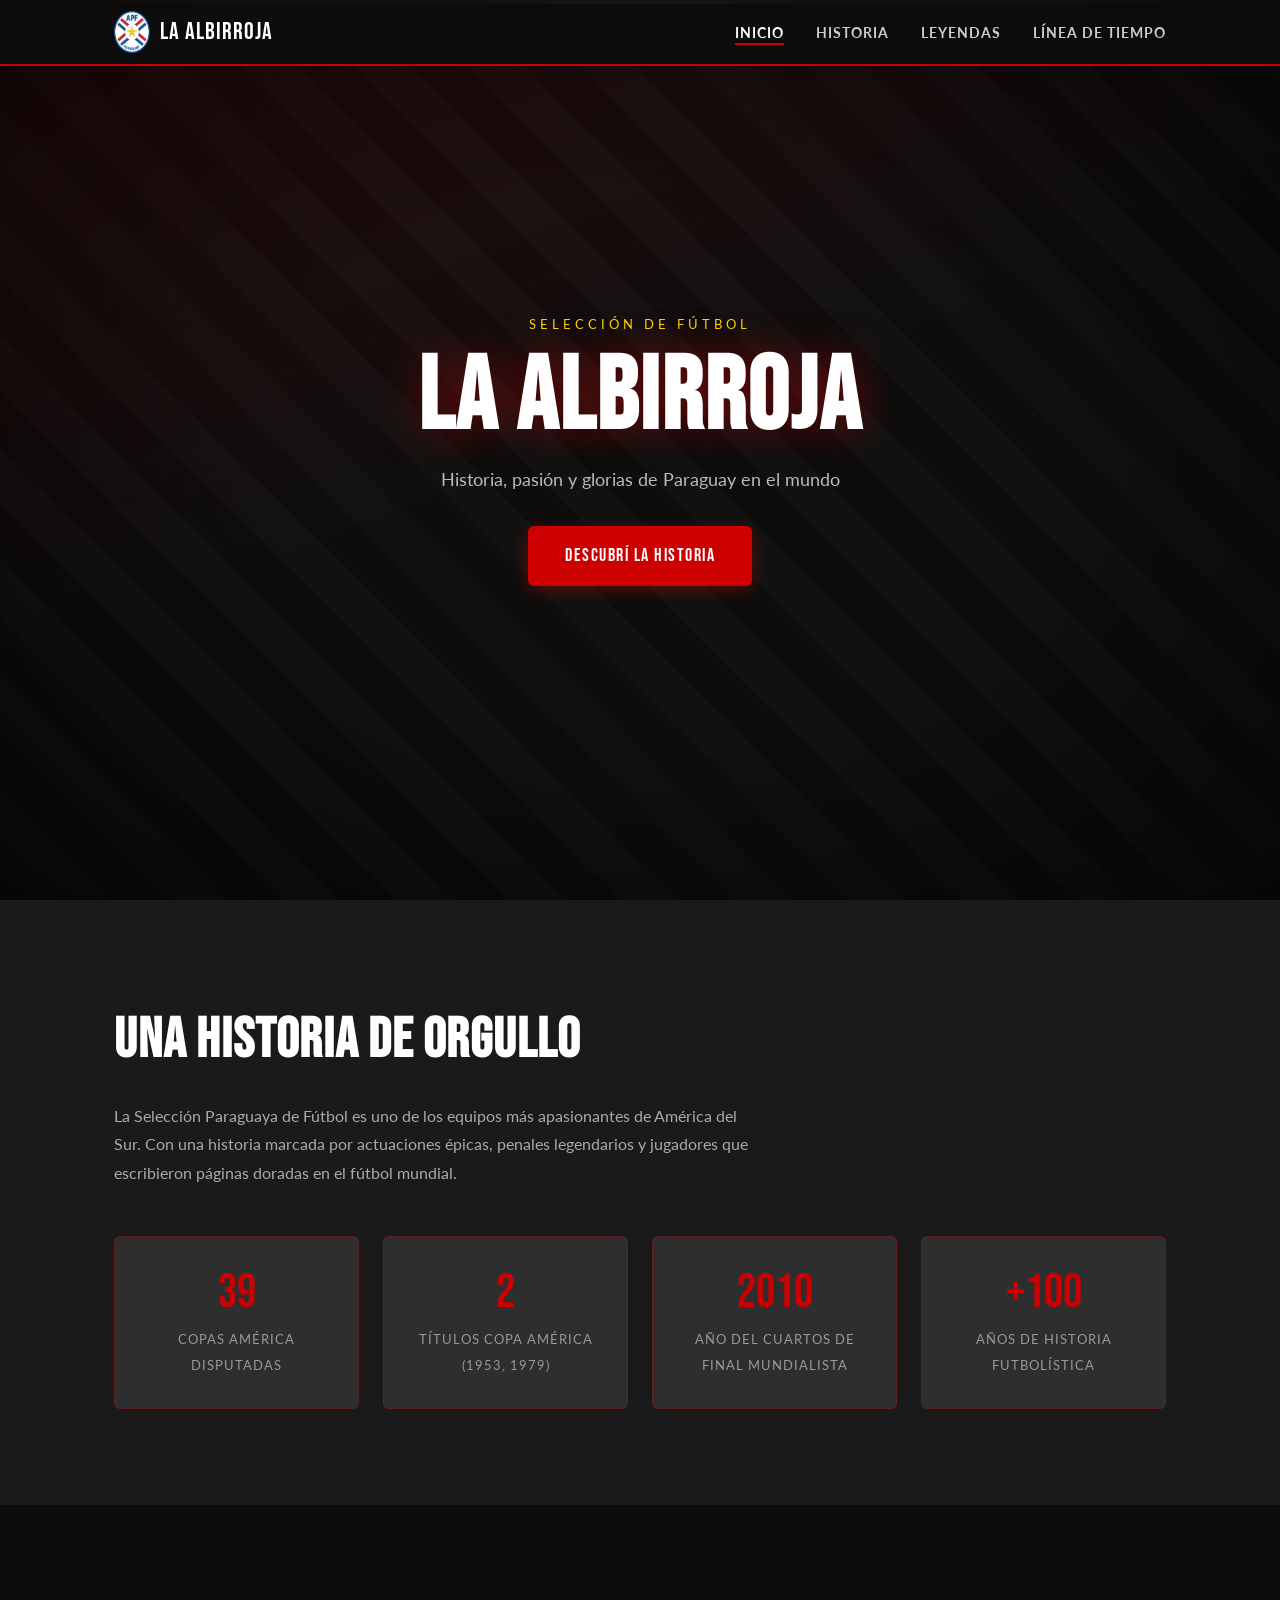
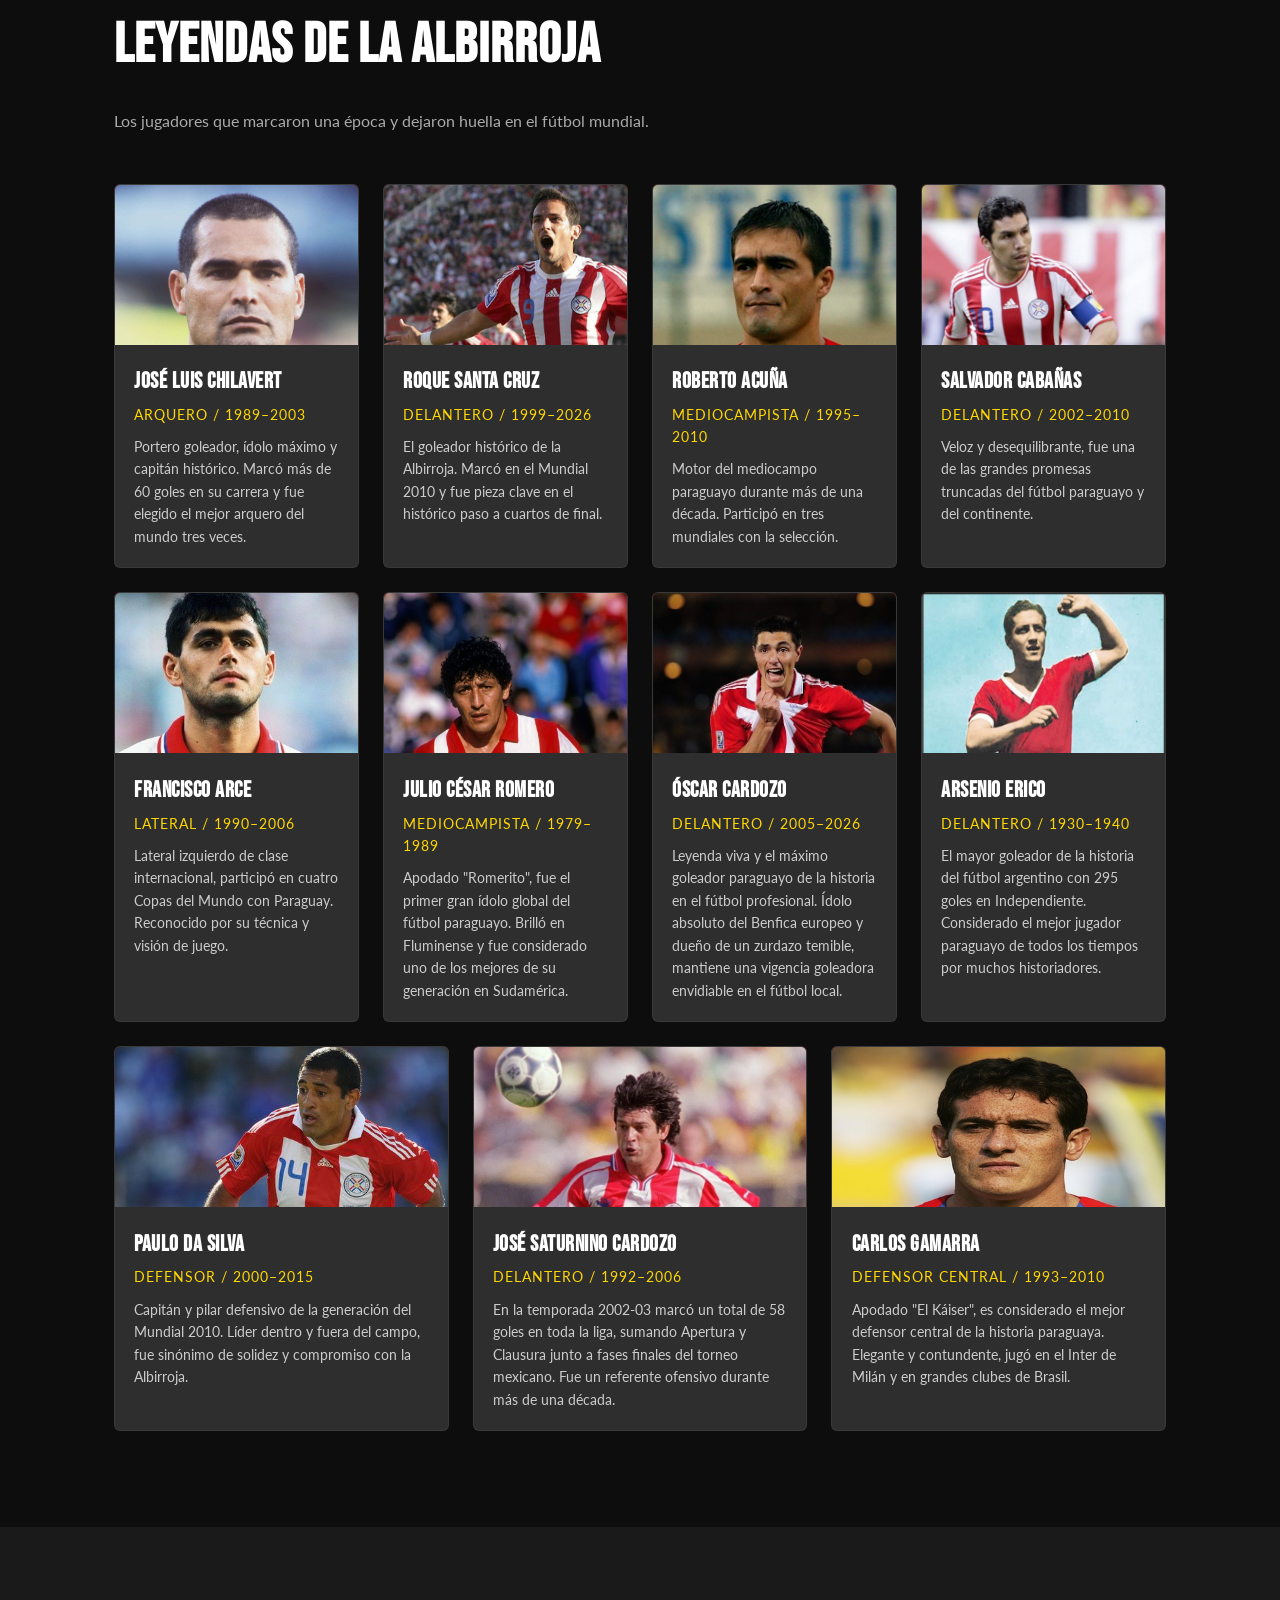
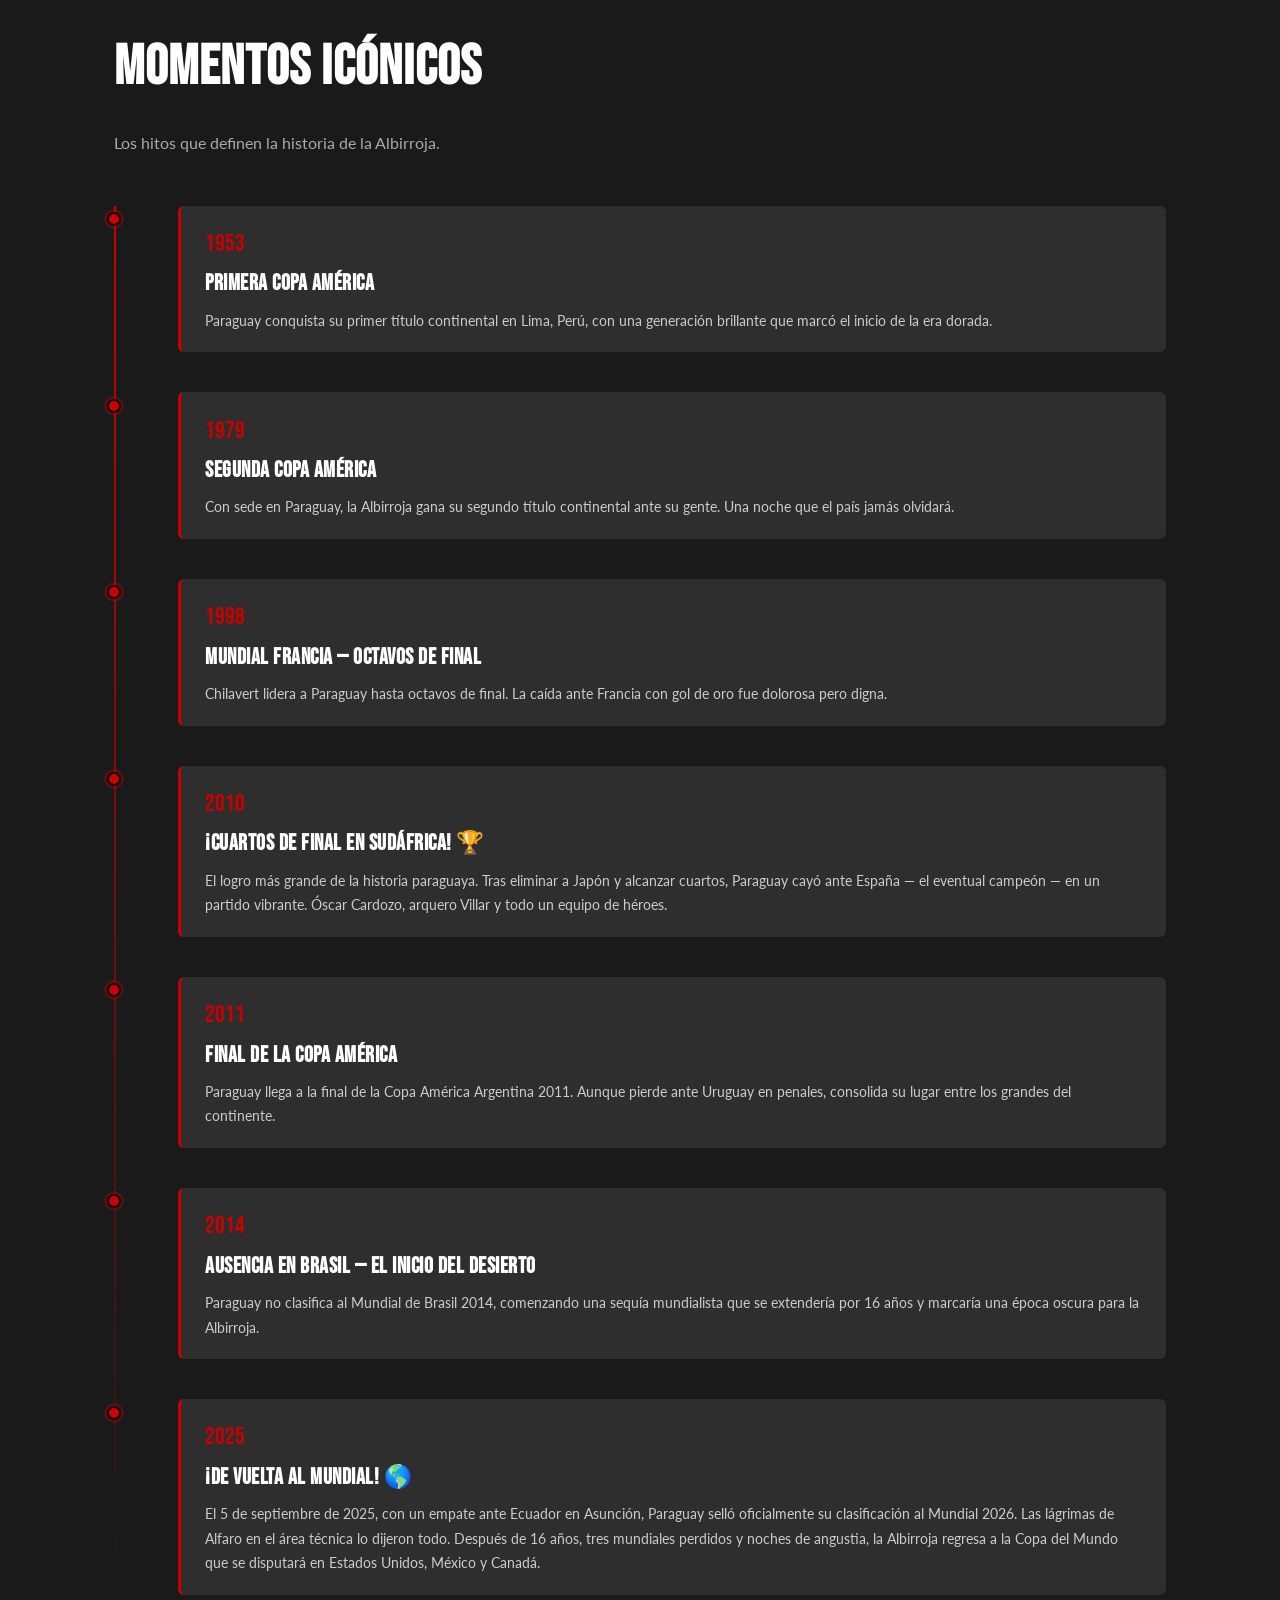
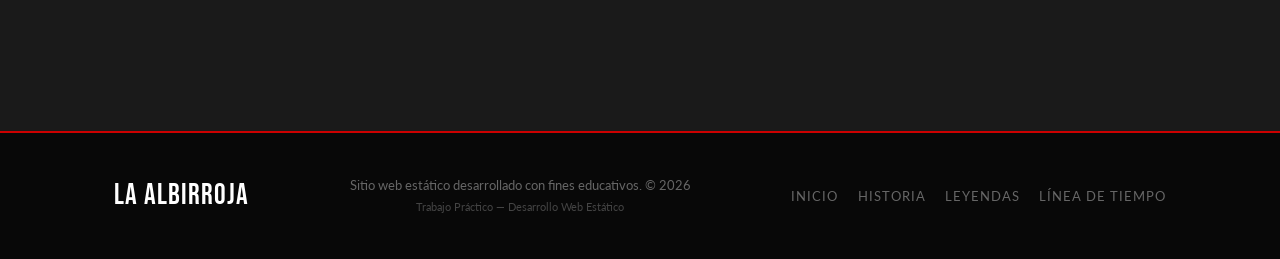
<file: index.html>
<!DOCTYPE html>
<html lang="es">
<head>
  <!-- Metadatos esenciales SEO -->
  <meta charset="UTF-8">
  <meta name="viewport" content="width=device-width, initial-scale=1.0">
  <meta name="description" content="La Albirroja — Historia y Glorias de la Selección de Fútbol de Paraguay. Conocé los momentos icónicos, leyendas y la línea de tiempo histórica.">
  <title>La Albirroja | Historia y Glorias de Paraguay</title>

  <!-- Google Fonts -->
  <link rel="preconnect" href="https://fonts.googleapis.com">
  <link rel="preconnect" href="https://fonts.gstatic.com" crossorigin>
  <link href="https://fonts.googleapis.com/css2?family=Bebas+Neue&family=Lato:wght@300;400;700&display=swap" rel="stylesheet">

  <!-- Hoja de estilos externa -->
  <link rel="stylesheet" href="css/styles.css">
</head>
<body>

  <!-- HEADER / NAV -->
  <header class="site-header">
    <div class="header-inner">
      <div class="logo">
        <img src="assets/images/Escudo_APF_actual.png" alt="Escudo oficial de la Selección Paraguaya de Fútbol" class="escudo-svg">
        <span class="logo-text">La Albirroja</span>
      </div>

      <!-- Navegación principal -->
      <nav class="main-nav" aria-label="Menú principal">
        <ul>
          <li><a href="#inicio">Inicio</a></li>
          <li><a href="#historia">Historia</a></li>
          <li><a href="#leyendas">Leyendas</a></li>
          <li><a href="#timeline">Línea de Tiempo</a></li>
        </ul>
      </nav>

      <!-- Botón hamburguesa para mobile -->
      <button class="nav-toggle" aria-label="Abrir menú" aria-expanded="false">&#9776;</button>
    </div>
  </header>

  <!-- ========== MAIN ========== -->
  <main>

    <!-- HERO SECTION -->
    <section id="inicio" class="hero" aria-label="Sección de bienvenida">
      <div class="hero-overlay"></div>
      <div class="hero-content">
        <p class="hero-eyebrow">Selección de Fútbol</p>
        <h1>La Albirroja</h1>
        <p class="hero-sub">Historia, pasión y glorias de Paraguay en el mundo</p>
        <a href="#historia" class="btn-primary">Descubrí la historia</a>
      </div>
    </section>

    <!-- HISTORIA SECTION -->
    <section id="historia" class="seccion-historia" aria-labelledby="titulo-historia">
      <div class="container">
        <h2 id="titulo-historia">Una historia de orgullo</h2>
        <p class="seccion-intro">
          La Selección Paraguaya de Fútbol es uno de los equipos más apasionantes de América del Sur.
          Con una historia marcada por actuaciones épicas, penales legendarios y jugadores que escribieron páginas doradas en el fútbol mundial.
        </p>

       <!-- Tarjetas de datos -->
        <div class="stats-grid">
          <div class="stat-card">
            <span class="stat-num">39</span>
            <span class="stat-label">Copas América disputadas</span>
          </div>
          <div class="stat-card">
            <span class="stat-num">2</span>
            <span class="stat-label">Títulos Copa América (1953, 1979)</span>
          </div> 
          <div class="stat-card">
            <span class="stat-num">2010</span>
            <span class="stat-label">Año del cuartos de final mundialista</span>
          </div>
          <div class="stat-card">
            <span class="stat-num">+100</span>
            <span class="stat-label">Años de historia futbolística</span>
          </div>
        </div>
      </div>
    </section>

    <!-- LEYENDAS SECTION -->
    <section id="leyendas" class="seccion-leyendas" aria-labelledby="titulo-leyendas">
      <div class="container">
        <h2 id="titulo-leyendas">Leyendas de la Albirroja</h2>
        <p class="seccion-intro">Los jugadores que marcaron una época y dejaron huella en el fútbol mundial.</p>

        <!-- Tarjetas de jugadores -->
        <div class="leyendas-flex">
        <!-- JOSÉ LUIS CHILAVERT -->
          <article class="jugador-card">
            <div class="jugador-img">
              <img src="assets/images/chilavert.jpg" alt="José Luis Chilavert, arquero histórico de Paraguay">
            </div>
            <div class="jugador-info">
              <h3>José Luis Chilavert</h3>
              <p class="jugador-pos">Arquero / 1989–2003</p>
              <p>Portero goleador, ídolo máximo y capitán histórico. Marcó más de 60 goles en su carrera y fue elegido el mejor arquero del mundo tres veces.</p>
            </div>
          </article>

          <!-- ROQUE SANTA CRUZ -->
          <article class="jugador-card">
            <div class="jugador-img">
              <img src="assets/images/santacruz.jpg" alt="Roque Santa Cruz celebrando un gol con la selección paraguaya">
            </div>
            <div class="jugador-info">
              <h3>Roque Santa Cruz</h3>
              <p class="jugador-pos">Delantero / 1999–2026</p>
              <p>El goleador histórico de la Albirroja. Marcó en el Mundial 2010 y fue pieza clave en el histórico paso a cuartos de final.</p>
            </div>
          </article>

          <!-- ROBERTO ACUÑA -->
          <article class="jugador-card">
            <div class="jugador-img">
              <img src="assets/images/Toro_acuna.jpg" alt="Roberto 'El Toro' Acuña disputando el balón en el mediocampo">
            </div>
            <div class="jugador-info">
              <h3>Roberto Acuña</h3>
              <p class="jugador-pos">Mediocampista / 1995–2010</p>
              <p>Motor del mediocampo paraguayo durante más de una década. Participó en tres mundiales con la selección.</p>
            </div>
          </article>

          <!-- SALVADOR CABAÑAS -->
          <article class="jugador-card">
            <div class="jugador-img">
              <img src="assets/images/salvador-cabanas.jpg" alt="Salvador Cabañas con la camiseta de la Albirroja">
            </div>
            <div class="jugador-info">
              <h3>Salvador Cabañas</h3>
              <p class="jugador-pos">Delantero / 2002–2010</p>
              <p>Veloz y desequilibrante, fue una de las grandes promesas truncadas del fútbol paraguayo y del continente.</p>
            </div>
          </article>

  <article class="jugador-card">
    <div class="jugador-img" role="img" aria-label="Ilustración de Francisco Arce">
       <img src="assets/images/francisco-arce.jpg" alt="Salvador Cabañas con la camiseta de la Albirroja">
    </div>
    <div class="jugador-info">
      <h3>Francisco Arce</h3>
      <p class="jugador-pos">Lateral / 1990–2006</p>
      <p>Lateral izquierdo de clase internacional, participó en cuatro Copas del Mundo con Paraguay. Reconocido por su técnica y visión de juego.</p>
    </div>
  </article>

  <article class="jugador-card">
    <div class="jugador-img" role="img" aria-label="Ilustración de Julio César Romero">
     <img src="assets/images/cesar-romero.png" alt="Salvador Cabañas con la camiseta de la Albirroja">
    </div>
    <div class="jugador-info">
      <h3>Julio César Romero</h3>
      <p class="jugador-pos">Mediocampista / 1979–1989</p>
      <p>Apodado "Romerito", fue el primer gran ídolo global del fútbol paraguayo. Brilló en Fluminense y fue considerado uno de los mejores de su generación en Sudamérica.</p>
    </div>
  </article>

  <article class="jugador-card">
    <div class="jugador-img" role="img" aria-label="Ilustración de Óscar Cardozo">
       <img src="assets/images/Tacuara.jpg" alt="Salvador Cabañas con la camiseta de la Albirroja">
    </div>
    <div class="jugador-info">
      <h3>Óscar Cardozo</h3>
      <p class="jugador-pos">Delantero / 2005–2026</p>
     <p>Leyenda viva y el máximo goleador paraguayo de la historia en el fútbol profesional. Ídolo absoluto del Benfica europeo y dueño de un zurdazo temible, mantiene una vigencia goleadora envidiable en el fútbol local.</p>
    </div>
  </article>

  <article class="jugador-card">
    <div class="jugador-img" role="img" aria-label="Ilustración de Arsenio Erico">
      <img src="assets/images/arsenio-erico.jpg" alt="Salvador Cabañas con la camiseta de la Albirroja">
    </div>
    <div class="jugador-info">
      <h3>Arsenio Erico</h3>
      <p class="jugador-pos">Delantero / 1930–1940</p>
      <p>El mayor goleador de la historia del fútbol argentino con 295 goles en Independiente. Considerado el mejor jugador paraguayo de todos los tiempos por muchos historiadores.</p>
    </div>
  </article>

  <article class="jugador-card">
    <div class="jugador-img" role="img" aria-label="Ilustración de Paulo Da Silva">
       <img src="assets/images/paulo-da-silva.jpeg" alt="Salvador Cabañas con la camiseta de la Albirroja">
    </div>
    <div class="jugador-info">
      <h3>Paulo Da Silva</h3>
      <p class="jugador-pos">Defensor / 2000–2015</p>
      <p>Capitán y pilar defensivo de la generación del Mundial 2010. Líder dentro y fuera del campo, fue sinónimo de solidez y compromiso con la Albirroja.</p>
    </div>
  </article>

  <article class="jugador-card">
    <div class="jugador-img" role="img" aria-label="Ilustración de José Saturnino Cardozo">
      <img src="assets/images/saturnino.jpg" alt="Salvador Cabañas con la camiseta de la Albirroja">
    </div>
    <div class="jugador-info">
      <h3>José Saturnino Cardozo</h3>
      <p class="jugador-pos">Delantero / 1992–2006</p>
      <p>En la temporada 2002-03 marcó un total de 58 goles en toda la liga, sumando Apertura y Clausura junto a fases finales del torneo mexicano. Fue un referente ofensivo durante más de una década.</p>
    </div>
  </article>

  <article class="jugador-card">
    <div class="jugador-img" role="img" aria-label="Ilustración de Carlos Gamarra">
      <img src="assets/images/Carlos_Gamarra.jpg" alt="Salvador Cabañas con la camiseta de la Albirroja">
    </div>
    <div class="jugador-info">
      <h3>Carlos Gamarra</h3>
      <p class="jugador-pos">Defensor central / 1993–2010</p>
      <p>Apodado "El Káiser", es considerado el mejor defensor central de la historia paraguaya. Elegante y contundente, jugó en el Inter de Milán y en grandes clubes de Brasil.</p>
    </div>
  </article>

</div>
      </div>
    </section>

    <!-- TIMELINE SECTION -->
    <section id="timeline" class="seccion-timeline" aria-labelledby="titulo-timeline">
      <div class="container">
        <h2 id="titulo-timeline">Momentos Icónicos</h2>
        <p class="seccion-intro">Los hitos que definen la historia de la Albirroja.</p>

        <div class="timeline" role="list">

          <div class="tl-item" role="listitem">
            <div class="tl-dot" aria-hidden="true"></div>
            <div class="tl-content">
              <span class="tl-year">1953</span>
              <h3>Primera Copa América</h3>
              <p>Paraguay conquista su primer título continental en Lima, Perú, con una generación brillante que marcó el inicio de la era dorada.</p>
            </div>
          </div>

          <div class="tl-item" role="listitem">
            <div class="tl-dot" aria-hidden="true"></div>
            <div class="tl-content">
              <span class="tl-year">1979</span>
              <h3>Segunda Copa América</h3>
              <p>Con sede en Paraguay, la Albirroja gana su segundo título continental ante su gente. Una noche que el país jamás olvidará.</p>
            </div>
          </div>

          <div class="tl-item" role="listitem">
            <div class="tl-dot" aria-hidden="true"></div>
            <div class="tl-content">
              <span class="tl-year">1998</span>
              <h3>Mundial Francia — Octavos de Final</h3>
              <p>Chilavert lidera a Paraguay hasta octavos de final. La caída ante Francia con gol de oro fue dolorosa pero digna.</p>
            </div>
          </div>

          <div class="tl-item" role="listitem">
            <div class="tl-dot" aria-hidden="true"></div>
            <div class="tl-content">
              <span class="tl-year">2010</span>
              <h3>¡Cuartos de Final en Sudáfrica! 🏆</h3>
              <p>El logro más grande de la historia paraguaya. Tras eliminar a Japón y alcanzar cuartos, Paraguay cayó ante España — el eventual campeón — en un partido vibrante. Óscar Cardozo, arquero Villar y todo un equipo de héroes.</p>
            </div>
          </div>

          <div class="tl-item" role="listitem">
            <div class="tl-dot" aria-hidden="true"></div>
            <div class="tl-content">
              <span class="tl-year">2011</span>
              <h3>Final de la Copa América</h3>
              <p>Paraguay llega a la final de la Copa América Argentina 2011. Aunque pierde ante Uruguay en penales, consolida su lugar entre los grandes del continente.</p>
            </div>
          </div>
          

<div class="tl-item" role="listitem">
  <div class="tl-dot" aria-hidden="true"></div>
  <div class="tl-content">
    <span class="tl-year">2014</span>
    <h3>Ausencia en Brasil — El inicio del desierto</h3>
    <p>Paraguay no clasifica al Mundial de Brasil 2014, comenzando una sequía mundialista que se extendería por 16 años y marcaría una época oscura para la Albirroja.</p>
  </div>
</div>

<div class="tl-item" role="listitem">
  <div class="tl-dot" aria-hidden="true"></div>
  <div class="tl-content">
    <span class="tl-year">2025</span>
    <h3>¡De vuelta al Mundial! 🌎</h3>
    <p>El 5 de septiembre de 2025, con un empate ante Ecuador en Asunción, Paraguay selló oficialmente su clasificación al Mundial 2026. Las lágrimas de Alfaro en el área técnica lo dijeron todo. Después de 16 años, tres mundiales perdidos y noches de angustia, la Albirroja regresa a la Copa del Mundo que se disputará en Estados Unidos, México y Canadá.</p>
  </div>
</div>

        </div>
      </div>
    </section>

  </main>

  <!-- ========== FOOTER ========== -->
  <footer class="site-footer">
    <div class="container footer-inner">
      <p class="footer-logo">La Albirroja</p>
      <p class="footer-copy">
        Sitio web estático desarrollado con fines educativos. &copy; 2026<br>
        <small>Trabajo Práctico — Desarrollo Web Estático</small>
      </p>
      <nav class="footer-nav" aria-label="Navegación de pie de página">
        <a href="#inicio">Inicio</a>
        <a href="#historia">Historia</a>
        <a href="#leyendas">Leyendas</a>
        <a href="#timeline">Línea de Tiempo</a>
      </nav>
    </div>
  </footer>

  <!-- Script externo -->
  <script src="js/main.js"></script>

</body>
</html>
</file>
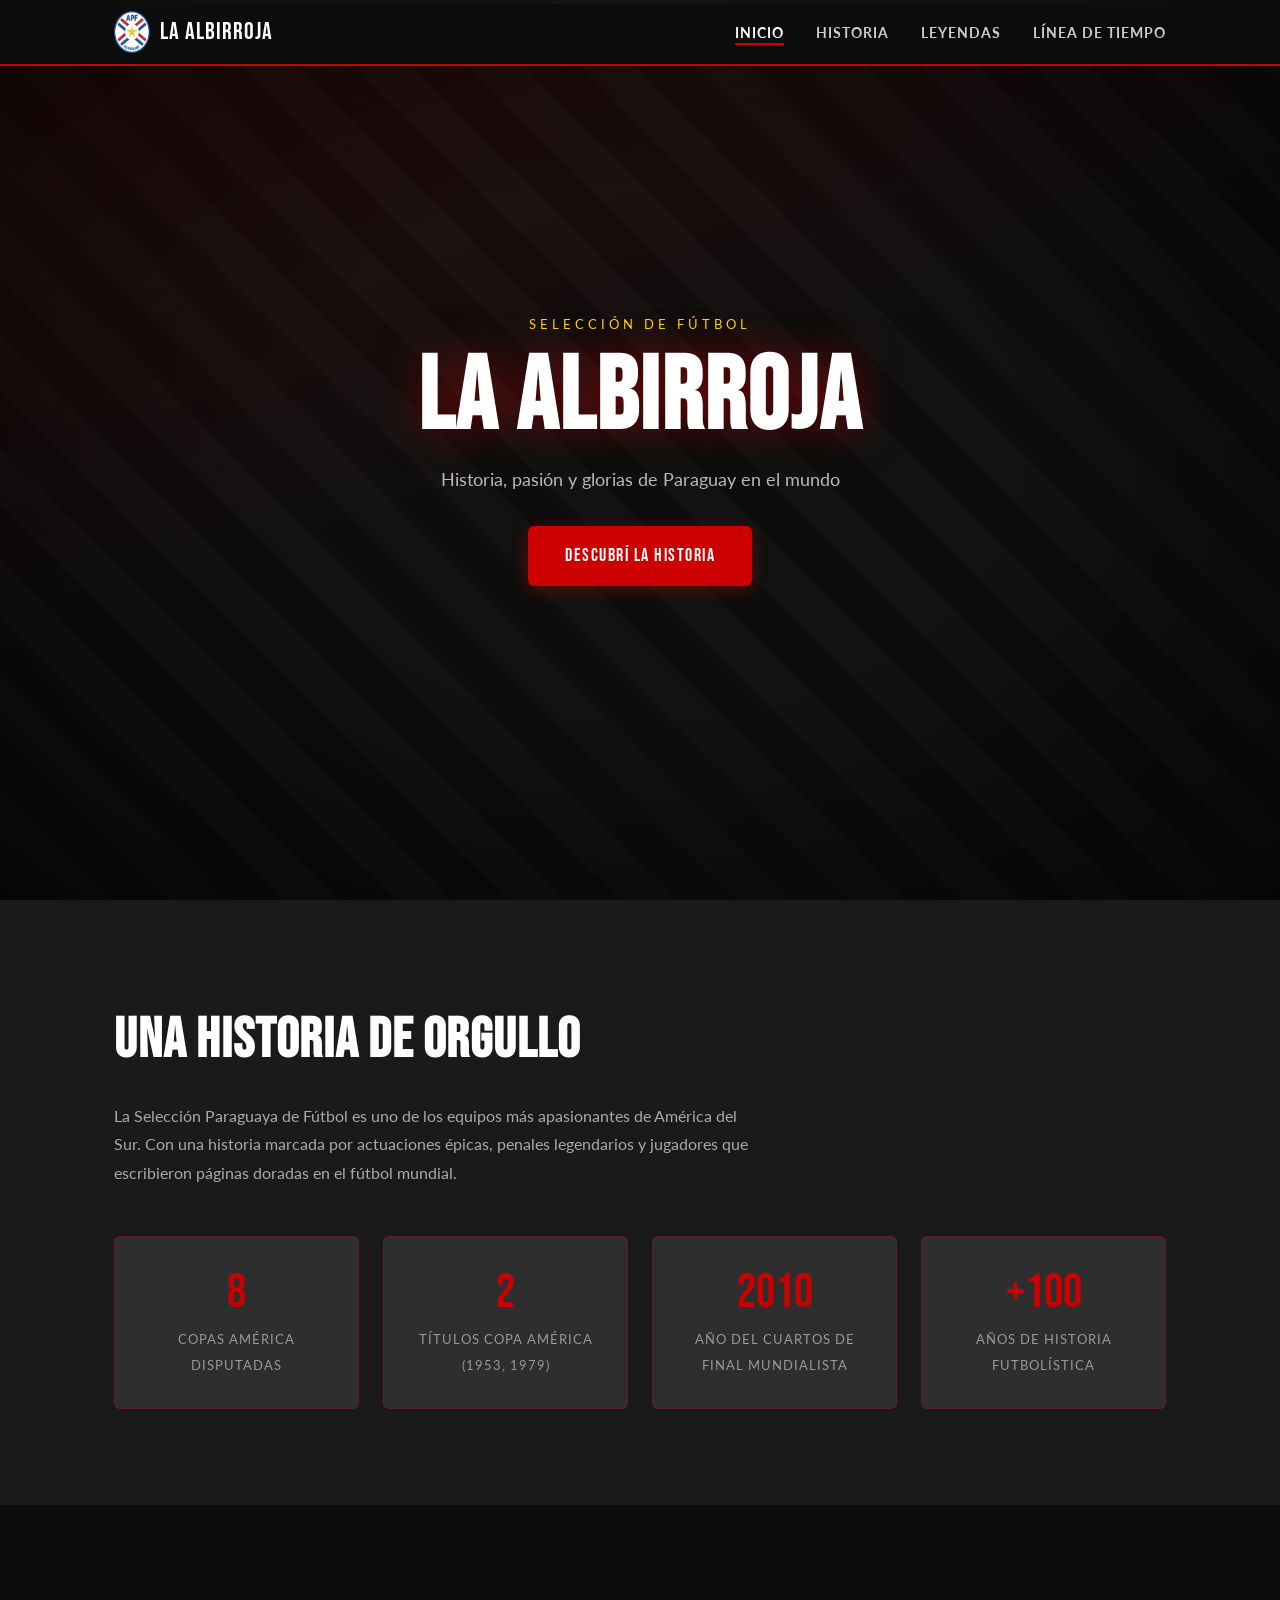
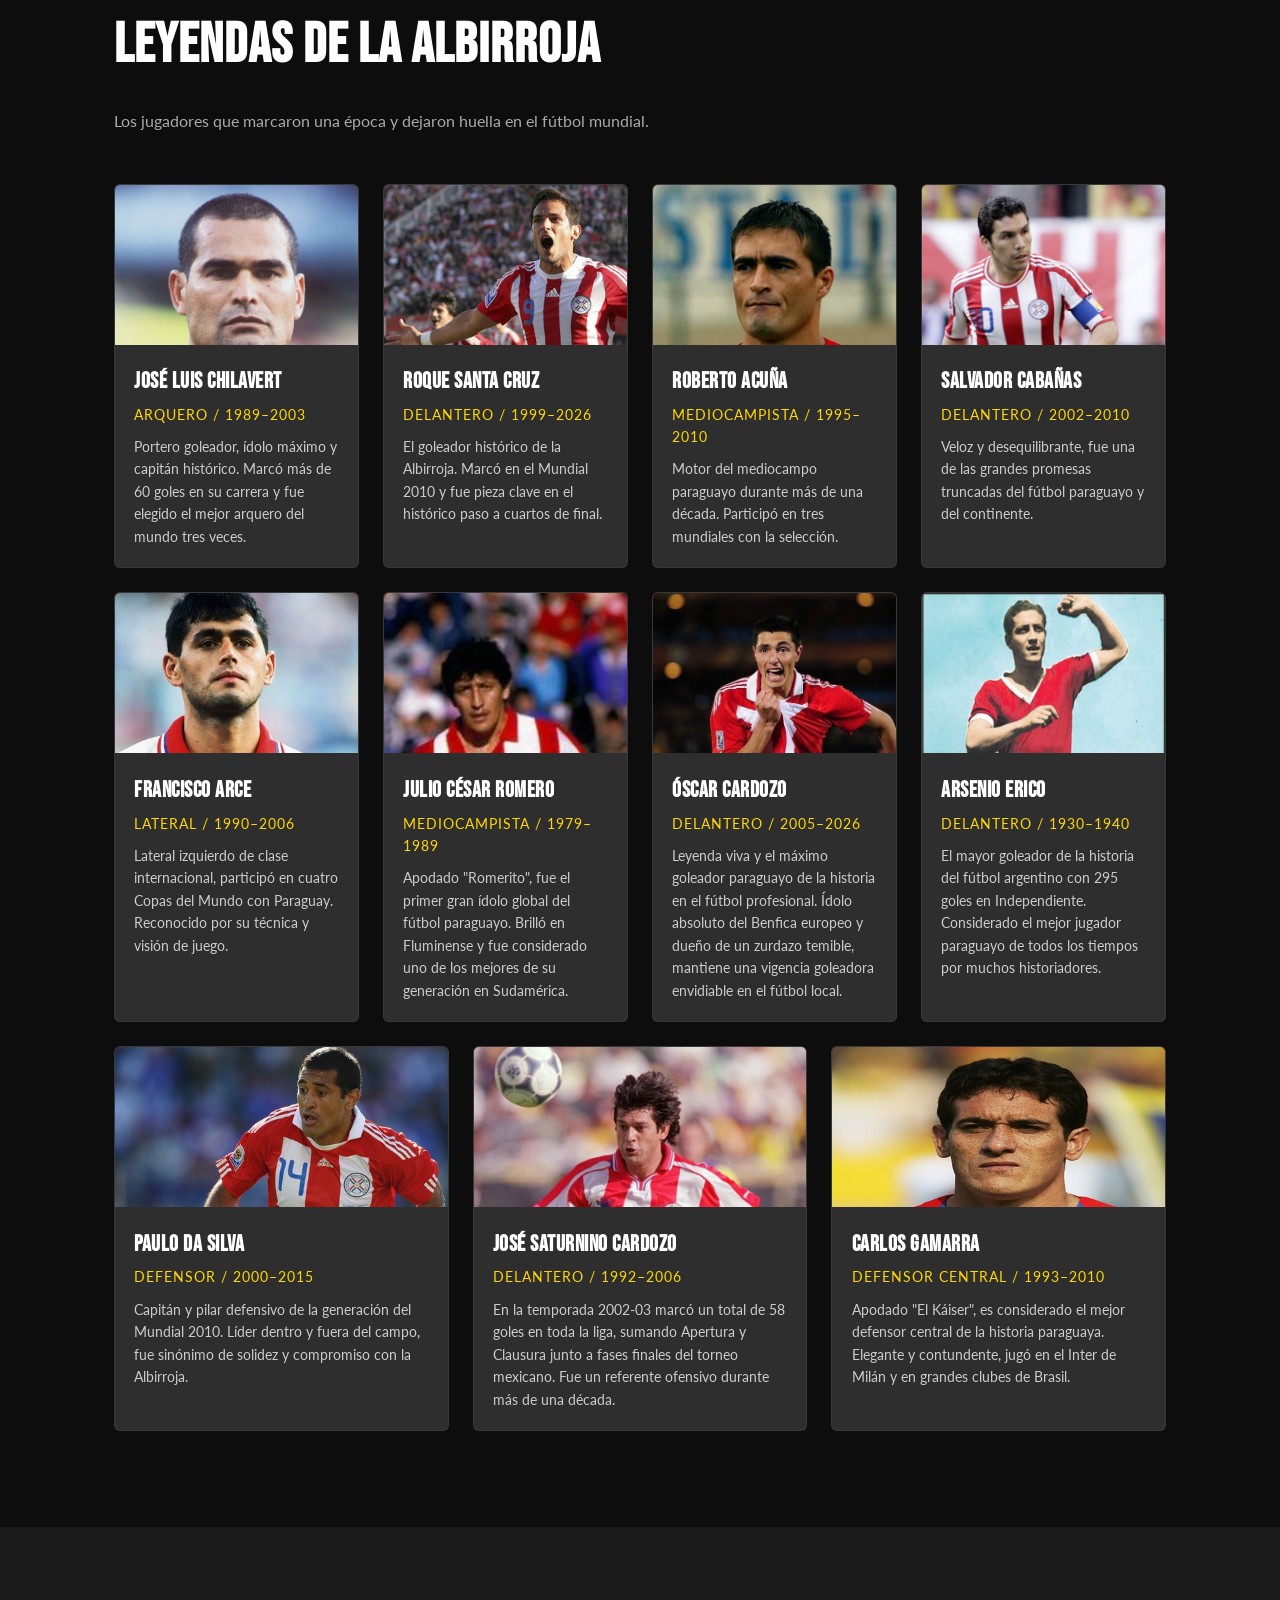
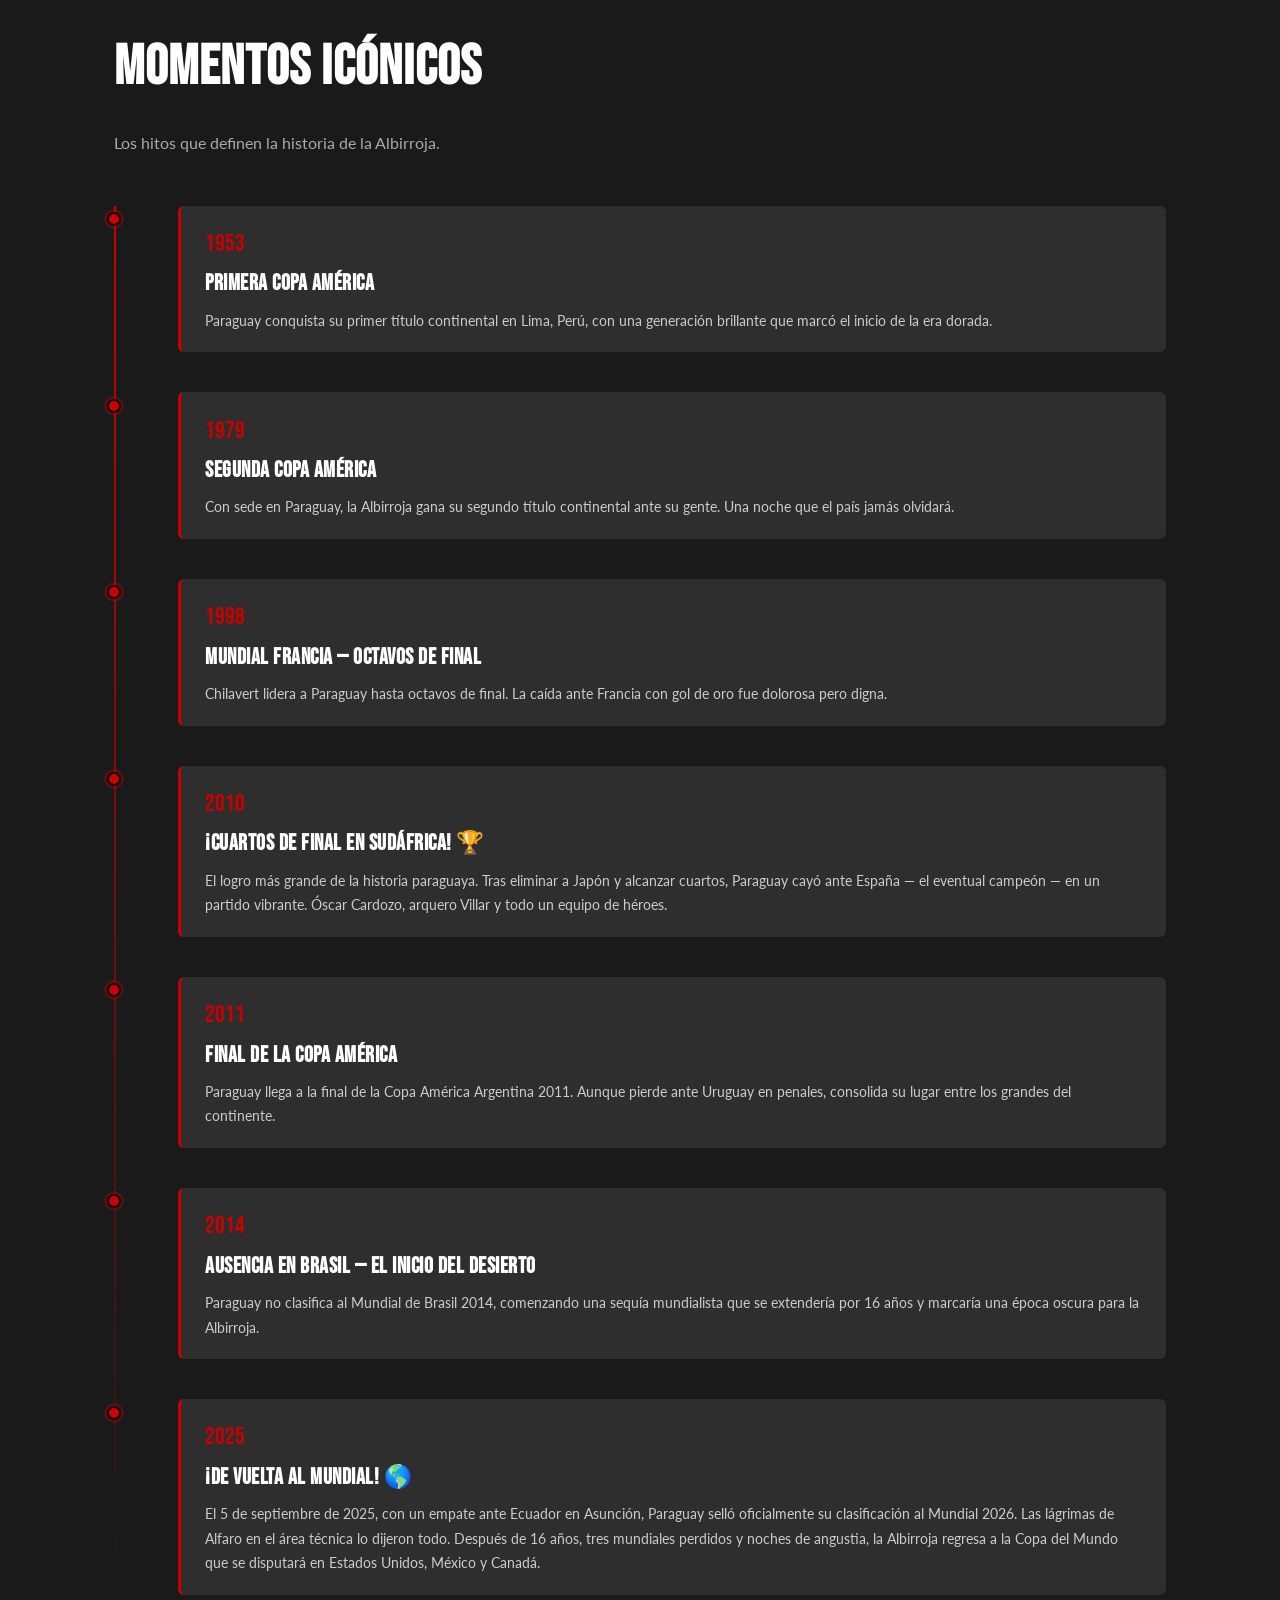
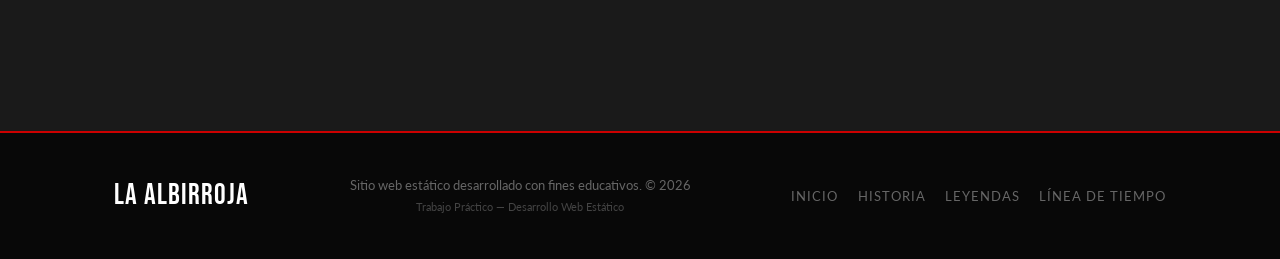
<file: albirroja/index.html>
<!DOCTYPE html>
<html lang="es">
<head>
  <!-- Metadatos esenciales SEO (Indicador 18) -->
  <meta charset="UTF-8" />
  <meta name="viewport" content="width=device-width, initial-scale=1.0" />
  <meta name="description" content="La Albirroja — Historia y Glorias de la Selección de Fútbol de Paraguay. Conocé los momentos icónicos, leyendas y la línea de tiempo histórica." />
  <title>La Albirroja | Historia y Glorias de Paraguay</title>

  <!-- Google Fonts -->
  <link rel="preconnect" href="https://fonts.googleapis.com" />
  <link rel="preconnect" href="https://fonts.gstatic.com" crossorigin />
  <link href="https://fonts.googleapis.com/css2?family=Bebas+Neue&family=Lato:wght@300;400;700&display=swap" rel="stylesheet" />

  <!-- Hoja de estilos externa (Indicador 6) -->
  <link rel="stylesheet" href="css/styles.css" />
</head>
<body>

  <!-- ========== HEADER / NAV (Indicador 1 - semántica) ========== -->
  <header class="site-header">
    <div class="header-inner">
      <div class="logo">
        <img src="assets/images/Escudo_APF_actual.png" alt="Escudo oficial de la Selección Paraguaya de Fútbol" class="escudo-svg" />
        <span class="logo-text">La Albirroja</span>
      </div>

      <!-- Navegación principal (Indicador 3 - enlaces) -->
      <nav class="main-nav" aria-label="Menú principal">
        <ul>
          <li><a href="#inicio">Inicio</a></li>
          <li><a href="#historia">Historia</a></li>
          <li><a href="#leyendas">Leyendas</a></li>
          <li><a href="#timeline">Línea de Tiempo</a></li>
        </ul>
      </nav>

      <!-- Botón hamburguesa para mobile -->
      <button class="nav-toggle" aria-label="Abrir menú" aria-expanded="false">&#9776;</button>
    </div>
  </header>

  <!-- ========== MAIN (Indicador 1) ========== -->
  <main>

    <!-- HERO SECTION -->
    <section id="inicio" class="hero" aria-label="Sección de bienvenida">
      <div class="hero-overlay"></div>
      <div class="hero-content">
        <p class="hero-eyebrow">Selección de Fútbol</p>
        <h1>La Albirroja</h1>
        <p class="hero-sub">Historia, pasión y glorias de Paraguay en el mundo</p>
        <a href="#historia" class="btn-primary">Descubrí la historia</a>
      </div>
    </section>

    <!-- HISTORIA SECTION -->
    <section id="historia" class="seccion-historia" aria-labelledby="titulo-historia">
      <div class="container">
        <h2 id="titulo-historia">Una historia de orgullo</h2>
        <p class="seccion-intro">
          La Selección Paraguaya de Fútbol es uno de los equipos más apasionantes de América del Sur.
          Con una historia marcada por actuaciones épicas, penales legendarios y jugadores que escribieron páginas doradas en el fútbol mundial.
        </p>

        <!-- Tarjetas de datos (Indicador 10 - Grid) -->
        <div class="stats-grid">
          <article class="stat-card">
            <span class="stat-num">8</span>
            <span class="stat-label">Copas América disputadas</span>
          </article>
          <article class="stat-card">
            <span class="stat-num">2</span>
            <span class="stat-label">Títulos Copa América (1953, 1979)</span>
          </article>
          <article class="stat-card">
            <span class="stat-num">2010</span>
            <span class="stat-label">Año del cuartos de final mundialista</span>
          </article>
          <article class="stat-card">
            <span class="stat-num">+100</span>
            <span class="stat-label">Años de historia futbolística</span>
          </article>
        </div>
      </div>
    </section>

    <!-- LEYENDAS SECTION -->
    <section id="leyendas" class="seccion-leyendas" aria-labelledby="titulo-leyendas">
      <div class="container">
        <h2 id="titulo-leyendas">Leyendas de la Albirroja</h2>
        <p class="seccion-intro">Los jugadores que marcaron una época y dejaron huella en el fútbol mundial.</p>

        <!-- Tarjetas de jugadores (Indicador 10 - Flexbox) -->
        <div class="leyendas-flex">
        <!-- JOSÉ LUIS CHILAVERT -->
          <article class="jugador-card">
            <!-- Indicador 4 y 5 - multimedia y alt corregidos -->
            <div class="jugador-img">
              <img src="assets/images/chilavert.jpg" alt="José Luis Chilavert, arquero histórico de Paraguay" />
            </div>
            <div class="jugador-info">
              <h3>José Luis Chilavert</h3>
              <p class="jugador-pos">Arquero / 1989–2003</p>
              <p>Portero goleador, ídolo máximo y capitán histórico. Marcó más de 60 goles en su carrera y fue elegido el mejor arquero del mundo tres veces.</p>
            </div>
          </article>

          <!-- ROQUE SANTA CRUZ -->
          <article class="jugador-card">
            <div class="jugador-img">
              <img src="assets/images/santacruz.jpg" alt="Roque Santa Cruz celebrando un gol con la selección paraguaya" />
            </div>
            <div class="jugador-info">
              <h3>Roque Santa Cruz</h3>
              <p class="jugador-pos">Delantero / 1999–2026</p>
              <p>El goleador histórico de la Albirroja. Marcó en el Mundial 2010 y fue pieza clave en el histórico paso a cuartos de final.</p>
            </div>
          </article>

          <!-- ROBERTO ACUÑA -->
          <article class="jugador-card">
            <div class="jugador-img">
              <img src="assets/images/Toro_acuna.jpg" alt="Roberto 'El Toro' Acuña disputando el balón en el mediocampo" />
            </div>
            <div class="jugador-info">
              <h3>Roberto Acuña</h3>
              <p class="jugador-pos">Mediocampista / 1995–2010</p>
              <p>Motor del mediocampo paraguayo durante más de una década. Participó en tres mundiales con la selección.</p>
            </div>
          </article>

          <!-- SALVADOR CABAÑAS -->
          <article class="jugador-card">
            <div class="jugador-img">
              <img src="assets/images/Salvador Cabañas.jpg" alt="Salvador Cabañas con la camiseta de la Albirroja" />
            </div>
            <div class="jugador-info">
              <h3>Salvador Cabañas</h3>
              <p class="jugador-pos">Delantero / 2002–2010</p>
              <p>Veloz y desequilibrante, fue una de las grandes promesas truncadas del fútbol paraguayo y del continente.</p>
            </div>
          </article>

  <article class="jugador-card">
    <div class="jugador-img" role="img" aria-label="Ilustración de Francisco Arce">
       <img src="assets/images/Francisco Arce.jpg" alt="Salvador Cabañas con la camiseta de la Albirroja" />
    </div>
    <div class="jugador-info">
      <h3>Francisco Arce</h3>
      <p class="jugador-pos">Lateral / 1990–2006</p>
      <p>Lateral izquierdo de clase internacional, participó en cuatro Copas del Mundo con Paraguay. Reconocido por su técnica y visión de juego.</p>
    </div>
  </article>

  <article class="jugador-card">
    <div class="jugador-img" role="img" aria-label="Ilustración de Julio César Romero">
     <img src="assets/images/Romerito.jpg" alt="Salvador Cabañas con la camiseta de la Albirroja" />
    </div>
    <div class="jugador-info">
      <h3>Julio César Romero</h3>
      <p class="jugador-pos">Mediocampista / 1979–1989</p>
      <p>Apodado "Romerito", fue el primer gran ídolo global del fútbol paraguayo. Brilló en Fluminense y fue considerado uno de los mejores de su generación en Sudamérica.</p>
    </div>
  </article>

  <article class="jugador-card">
    <div class="jugador-img" role="img" aria-label="Ilustración de Óscar Cardozo">
       <img src="assets/images/Tacuara.jpg" alt="Salvador Cabañas con la camiseta de la Albirroja" />
    </div>
    <div class="jugador-info">
      <h3>Óscar Cardozo</h3>
      <p class="jugador-pos">Delantero / 2005–2026</p>
     <p>Leyenda viva y el máximo goleador paraguayo de la historia en el fútbol profesional. Ídolo absoluto del Benfica europeo y dueño de un zurdazo temible, mantiene una vigencia goleadora envidiable en el fútbol local.</p>
    </div>
  </article>

  <article class="jugador-card">
    <div class="jugador-img" role="img" aria-label="Ilustración de Arsenio Erico">
      <img src="assets/images/arsenio-erico.jpg" alt="Salvador Cabañas con la camiseta de la Albirroja" />
    </div>
    <div class="jugador-info">
      <h3>Arsenio Erico</h3>
      <p class="jugador-pos">Delantero / 1930–1940</p>
      <p>El mayor goleador de la historia del fútbol argentino con 295 goles en Independiente. Considerado el mejor jugador paraguayo de todos los tiempos por muchos historiadores.</p>
    </div>
  </article>

  <article class="jugador-card">
    <div class="jugador-img" role="img" aria-label="Ilustración de Paulo Da Silva">
       <img src="assets/images/paulo-da-silva.jpeg" alt="Salvador Cabañas con la camiseta de la Albirroja" />
    </div>
    <div class="jugador-info">
      <h3>Paulo Da Silva</h3>
      <p class="jugador-pos">Defensor / 2000–2015</p>
      <p>Capitán y pilar defensivo de la generación del Mundial 2010. Líder dentro y fuera del campo, fue sinónimo de solidez y compromiso con la Albirroja.</p>
    </div>
  </article>

  <article class="jugador-card">
    <div class="jugador-img" role="img" aria-label="Ilustración de José Saturnino Cardozo">
      <img src="assets/images/saturnino.jpg" alt="Salvador Cabañas con la camiseta de la Albirroja" />
    </div>
    <div class="jugador-info">
      <h3>José Saturnino Cardozo</h3>
      <p class="jugador-pos">Delantero / 1992–2006</p>
      <p>En la temporada 2002-03 marcó un total de 58 goles en toda la liga, sumando Apertura y Clausura junto a fases finales del torneo mexicano. Fue un referente ofensivo durante más de una década.</p>
    </div>
  </article>

  <article class="jugador-card">
    <div class="jugador-img" role="img" aria-label="Ilustración de Carlos Gamarra">
      <img src="assets/images/Carlos_Gamarra.jpg" alt="Salvador Cabañas con la camiseta de la Albirroja" />
    </div>
    <div class="jugador-info">
      <h3>Carlos Gamarra</h3>
      <p class="jugador-pos">Defensor central / 1993–2010</p>
      <p>Apodado "El Káiser", es considerado el mejor defensor central de la historia paraguaya. Elegante y contundente, jugó en el Inter de Milán y en grandes clubes de Brasil.</p>
    </div>
  </article>

</div>
      </div>
    </section>

    <!-- TIMELINE SECTION (Indicador - línea de tiempo interactiva) -->
    <section id="timeline" class="seccion-timeline" aria-labelledby="titulo-timeline">
      <div class="container">
        <h2 id="titulo-timeline">Momentos Icónicos</h2>
        <p class="seccion-intro">Los hitos que definen la historia de la Albirroja.</p>

        <div class="timeline" role="list">

          <div class="tl-item" role="listitem">
            <div class="tl-dot" aria-hidden="true"></div>
            <div class="tl-content">
              <span class="tl-year">1953</span>
              <h3>Primera Copa América</h3>
              <p>Paraguay conquista su primer título continental en Lima, Perú, con una generación brillante que marcó el inicio de la era dorada.</p>
            </div>
          </div>

          <div class="tl-item" role="listitem">
            <div class="tl-dot" aria-hidden="true"></div>
            <div class="tl-content">
              <span class="tl-year">1979</span>
              <h3>Segunda Copa América</h3>
              <p>Con sede en Paraguay, la Albirroja gana su segundo título continental ante su gente. Una noche que el país jamás olvidará.</p>
            </div>
          </div>

          <div class="tl-item" role="listitem">
            <div class="tl-dot" aria-hidden="true"></div>
            <div class="tl-content">
              <span class="tl-year">1998</span>
              <h3>Mundial Francia — Octavos de Final</h3>
              <p>Chilavert lidera a Paraguay hasta octavos de final. La caída ante Francia con gol de oro fue dolorosa pero digna.</p>
            </div>
          </div>

          <div class="tl-item" role="listitem">
            <div class="tl-dot" aria-hidden="true"></div>
            <div class="tl-content">
              <span class="tl-year">2010</span>
              <h3>¡Cuartos de Final en Sudáfrica! 🏆</h3>
              <p>El logro más grande de la historia paraguaya. Tras eliminar a Japón y alcanzar cuartos, Paraguay cayó ante España — el eventual campeón — en un partido vibrante. Óscar Cardozo, arquero Villar y todo un equipo de héroes.</p>
            </div>
          </div>

          <div class="tl-item" role="listitem">
            <div class="tl-dot" aria-hidden="true"></div>
            <div class="tl-content">
              <span class="tl-year">2011</span>
              <h3>Final de la Copa América</h3>
              <p>Paraguay llega a la final de la Copa América Argentina 2011. Aunque pierde ante Uruguay en penales, consolida su lugar entre los grandes del continente.</p>
            </div>
          </div>
          

<div class="tl-item" role="listitem">
  <div class="tl-dot" aria-hidden="true"></div>
  <div class="tl-content">
    <span class="tl-year">2014</span>
    <h3>Ausencia en Brasil — El inicio del desierto</h3>
    <p>Paraguay no clasifica al Mundial de Brasil 2014, comenzando una sequía mundialista que se extendería por 16 años y marcaría una época oscura para la Albirroja.</p>
  </div>
</div>

<div class="tl-item" role="listitem">
  <div class="tl-dot" aria-hidden="true"></div>
  <div class="tl-content">
    <span class="tl-year">2025</span>
    <h3>¡De vuelta al Mundial! 🌎</h3>
    <p>El 5 de septiembre de 2025, con un empate ante Ecuador en Asunción, Paraguay selló oficialmente su clasificación al Mundial 2026. Las lágrimas de Alfaro en el área técnica lo dijeron todo. Después de 16 años, tres mundiales perdidos y noches de angustia, la Albirroja regresa a la Copa del Mundo que se disputará en Estados Unidos, México y Canadá.</p>
  </div>
</div>

        </div>
      </div>
    </section>

  </main>

  <!-- ========== FOOTER (Indicador 1 - semántica) ========== -->
  <footer class="site-footer" role="contentinfo">
    <div class="container footer-inner">
      <p class="footer-logo">La Albirroja</p>
      <p class="footer-copy">
        Sitio web estático desarrollado con fines educativos. &copy; 2026<br>
        <small>Trabajo Práctico — Desarrollo Web Estático</small>
      </p>
      <nav class="footer-nav" aria-label="Navegación de pie de página">
        <a href="#inicio">Inicio</a>
        <a href="#historia">Historia</a>
        <a href="#leyendas">Leyendas</a>
        <a href="#timeline">Línea de Tiempo</a>
      </nav>
    </div>
  </footer>

  <!-- Script externo (Indicador - JS modular) -->
  <script src="js/main.js"></script>

</body>
</html>
</file>
<file: css/styles.css>
/* ============================================
   La Albirroja — Estilos Principales
   styles.css
   Indicador 20: Variables CSS en :root
   Indicador 6: Hoja de estilos externa
   ============================================ */

/* === Variables globales (Indicador 20) === */
:root {
  --color-rojo:        #CC0000;
  --color-rojo-oscuro: #990000;
  --color-blanco:      #FFFFFF;
  --color-negro:       #0D0D0D;
  --color-gris-dark:   #1a1a1a;
  --color-gris-mid:    #2e2e2e;
  --color-gris-light:  #f4f4f4;
  --color-acento:      #FFD700; /* dorado para detalles */

  --fuente-titulo: 'Bebas Neue', sans-serif;
  --fuente-cuerpo: 'Lato', sans-serif;

  --radius: 6px;
  --transicion: 0.3s ease;
  --sombra: 0 4px 20px rgba(0,0,0,0.3);
}

/* === Reset básico === */
*, *::before, *::after {
  box-sizing: border-box;
  margin: 0;
  padding: 0;
}

/* === Estilos base === */
html {
  scroll-behavior: smooth;
  font-size: 16px;
}

body {
  font-family: var(--fuente-cuerpo);
  background-color: var(--color-negro);
  color: var(--color-blanco);
  line-height: 1.6;
}

/* Jerarquía tipográfica (Indicador 8) */
h1 { font-family: var(--fuente-titulo); font-size: clamp(3rem, 8vw, 7rem); line-height: 1; letter-spacing: 2px; }
h2 { font-family: var(--fuente-titulo); font-size: clamp(2rem, 5vw, 3.5rem); letter-spacing: 1px; }
h3 { font-family: var(--fuente-titulo); font-size: 1.4rem; letter-spacing: 0.5px; }
p  { font-size: 0.97rem; color: #ccc; }

/* Contenedor centrado */
.container {
  max-width: 1100px;
  margin: 0 auto;
  padding: 0 1.5rem;
}

/* ======================
   HEADER Y NAVEGACIÓN
   ====================== */
.site-header {
  position: fixed;
  top: 0;
  left: 0;
  width: 100%;
  z-index: 100;
  background-color: rgba(13, 13, 13, 0.95);
  border-bottom: 2px solid var(--color-rojo);
}

.header-inner {
  max-width: 1100px;
  margin: 0 auto;
  padding: 0 1.5rem;
  height: 64px;
  /* Indicador 10: Flexbox */
  display: flex;
  align-items: center;
  justify-content: space-between;
}

/* Logo */
.logo {
  display: flex;
  align-items: center;
  gap: 0.6rem;
  text-decoration: none;
}

.escudo-svg {
  width: 36px;
  height: 42px;
  flex-shrink: 0;
}

.logo-text {
  font-family: var(--fuente-titulo);
  font-size: 1.5rem;
  color: var(--color-blanco);
  letter-spacing: 1px;
}

/* Navegación */
.main-nav ul {
  list-style: none;
  display: flex;
  gap: 2rem;
}

.main-nav a {
  text-decoration: none;
  color: #ccc;
  font-size: 0.85rem;
  font-weight: 700;
  text-transform: uppercase;
  letter-spacing: 1px;
  /* Indicador 19: transición hover */
  transition: color var(--transicion);
  position: relative;
  padding-bottom: 4px;
}

/* Subrayado animado en hover */
.main-nav a::after {
  content: '';
  position: absolute;
  bottom: 0; left: 0;
  width: 0; height: 2px;
  background: var(--color-rojo);
  transition: width var(--transicion);
}

.main-nav a:hover { color: var(--color-blanco); }
.main-nav a:hover::after { width: 100%; }

/* Botón hamburguesa */
.nav-toggle {
  display: none;
  background: none;
  border: none;
  color: var(--color-blanco);
  font-size: 1.6rem;
  cursor: pointer;
  /* Indicador 19: hover state */
  transition: color var(--transicion);
}
.nav-toggle:hover { color: var(--color-rojo); }

/* ======================
   HERO SECTION
   ====================== */
.hero {
  position: relative;
  min-height: 100vh;
  display: flex;
  align-items: center;
  justify-content: center;
  text-align: center;
  /* Fondo degradado con patrón */
  background:
    linear-gradient(160deg, rgba(204,0,0,0.15) 0%, transparent 50%),
    repeating-linear-gradient(
      45deg,
      transparent,
      transparent 40px,
      rgba(255,255,255,0.02) 40px,
      rgba(255,255,255,0.02) 80px
    ),
    var(--color-negro);
  padding: 2rem;
  overflow: hidden;
}

/* Línea decorativa roja */
.hero::before {
  content: '';
  position: absolute;
  top: 0; left: 0;
  width: 100%; height: 4px;
  background: linear-gradient(90deg, var(--color-rojo), var(--color-acento), var(--color-rojo));
}

.hero-overlay {
  position: absolute;
  inset: 0;
  background: radial-gradient(ellipse at center, transparent 40%, rgba(0,0,0,0.6) 100%);
}

.hero-content {
  position: relative;
  z-index: 1;
  max-width: 700px;
}

.hero-eyebrow {
  font-size: 0.8rem;
  letter-spacing: 4px;
  text-transform: uppercase;
  color: var(--color-acento);
  margin-bottom: 0.8rem;
}

.hero h1 {
  color: var(--color-blanco);
  text-shadow: 0 0 40px rgba(204,0,0,0.5);
  margin-bottom: 1rem;
}

.hero-sub {
  font-size: 1.1rem;
  color: #bbb;
  margin-bottom: 2rem;
}

/* Botón CTA */
.btn-primary {
  display: inline-block;
  padding: 0.85rem 2.2rem;
  background-color: var(--color-rojo);
  color: var(--color-blanco);
  text-decoration: none;
  font-family: var(--fuente-titulo);
  font-size: 1.1rem;
  letter-spacing: 1.5px;
  border-radius: var(--radius);
  border: 2px solid var(--color-rojo);
  transition: background-color var(--transicion), color var(--transicion), transform var(--transicion);
  box-shadow: 0 4px 15px rgba(204,0,0,0.4);
}

.btn-primary:hover {
  background-color: transparent;
  color: var(--color-rojo);
  transform: translateY(-2px);
}

/* ============================================
   SECCIÓN HISTORIA — STATS GRID
   ============================================ */
.seccion-historia {
  padding: 6rem 0;
  background-color: var(--color-gris-dark);
}

.seccion-historia h2 {
  color: var(--color-blanco);
  margin-bottom: 1rem;
}

.seccion-intro {
  max-width: 650px;
  margin-bottom: 3rem;
  color: #aaa;
  font-size: 1rem;
  line-height: 1.8;
}

/* Grid de estadísticas */
.stats-grid {
  display: grid;
  grid-template-columns: repeat(auto-fit, minmax(200px, 1fr));
  gap: 1.5rem;
}

.stat-card {
  background-color: var(--color-gris-mid);
  border: 1px solid rgba(204,0,0,0.3);
  border-radius: var(--radius);
  padding: 2rem 1.5rem;
  text-align: center;
  /* Indicador 19: hover */
  transition: border-color var(--transicion), transform var(--transicion), box-shadow var(--transicion);
}

.stat-card:hover {
  border-color: var(--color-rojo);
  transform: translateY(-4px);
  box-shadow: 0 8px 25px rgba(204,0,0,0.2);
}

.stat-num {
  display: block;
  font-family: var(--fuente-titulo);
  font-size: 3rem;
  color: var(--color-rojo);
  line-height: 1;
  margin-bottom: 0.5rem;
}

.stat-label {
  font-size: 0.82rem;
  text-transform: uppercase;
  letter-spacing: 1px;
  color: #999;
}

/* ============================================
   SECCIÓN LEYENDAS — FLEXBOX
   ============================================ */
.seccion-leyendas {
  padding: 6rem 0;
  background-color: var(--color-negro);
}

.seccion-leyendas h2 {
  color: var(--color-blanco);
  margin-bottom: 1rem;
}

/* Flex wrap de tarjetas */
.leyendas-flex {
  display: flex;
  flex-wrap: wrap;
  gap: 1.5rem;
}

.jugador-card {
  flex: 1 1 220px;
  background-color: var(--color-gris-mid);
  border-radius: var(--radius);
  overflow: hidden;
  border: 1px solid rgba(255,255,255,0.05);
  /* hover con transición */
  transition: transform var(--transicion), box-shadow var(--transicion);
}

.jugador-card:hover {
  transform: translateY(-6px);
  box-shadow: 0 12px 30px rgba(204,0,0,0.25);
}

/* Imagen placeholder */
.jugador-img {
  height: 160px; /* Subir a 200px o 220px si quiero que la foto se vea más alta */
  background: linear-gradient(135deg, var(--color-rojo-oscuro), var(--color-rojo));
  display: flex;
  align-items: center;
  justify-content: center;
  overflow: hidden; /* Evita que cualquier cosa se salga del contenedor */
}
.jugador-img img {
  width: 100%;
  height: 100%;
  object-fit: cover;           /* Se adapta al contenedor sin deformarse */
  object-position: center top; /* Centra horizontalmente y prioriza enfocar la cara/arriba */
}

.jugador-numero {
  font-family: var(--fuente-titulo);
  font-size: 5rem;
  color: rgba(255,255,255,0.2);
  line-height: 1;
}

.jugador-info {
  padding: 1.2rem;
}

.jugador-info h3 {
  color: var(--color-blanco);
  margin-bottom: 0.25rem;
}

.jugador-pos {
  font-size: 0.78rem;
  text-transform: uppercase;
  letter-spacing: 1px;
  color: var(--color-acento) !important;
  margin-bottom: 0.6rem;
}

.jugador-info p {
  font-size: 0.88rem;
  line-height: 1.6;
}

/* ============================================
   SECCIÓN TIMELINE
   ============================================ */
.seccion-timeline {
  padding: 6rem 0;
  background-color: var(--color-gris-dark);
}

.seccion-timeline h2 {
  color: var(--color-blanco);
  margin-bottom: 1rem;
}

/* Timeline vertical */
.timeline {
  position: relative;
  margin-top: 3rem;
  padding-left: 2rem;
}

/* Línea vertical central */
.timeline::before {
  content: '';
  position: absolute;
  left: 0;
  top: 0; bottom: 0;
  width: 2px;
  background: linear-gradient(to bottom, var(--color-rojo), transparent);
}

.tl-item {
  position: relative;
  margin-bottom: 2.5rem;
  padding-left: 2rem;
  /* hover en items */
  transition: transform var(--transicion);
}

.tl-item:hover { transform: translateX(6px); }

/* Punto de la línea */
.tl-dot {
  position: absolute;
  left: -2.45rem;
  top: 0.4rem;
  width: 14px; height: 14px;
  background-color: var(--color-rojo);
  border-radius: 50%;
  border: 2px solid var(--color-negro);
  box-shadow: 0 0 0 3px rgba(204,0,0,0.3);
  transition: box-shadow var(--transicion);
}

.tl-item:hover .tl-dot {
  box-shadow: 0 0 0 6px rgba(204,0,0,0.2);
}

.tl-content {
  background-color: var(--color-gris-mid);
  border-radius: var(--radius);
  padding: 1.2rem 1.5rem;
  border-left: 3px solid var(--color-rojo);
}

.tl-year {
  display: inline-block;
  font-family: var(--fuente-titulo);
  font-size: 1.5rem;
  color: var(--color-rojo);
  margin-bottom: 0.2rem;
}

.tl-content h3 {
  color: var(--color-blanco);
  margin-bottom: 0.4rem;
}

.tl-content p {
  font-size: 0.9rem;
  line-height: 1.7;
}

/* ============================================
   FOOTER
   ============================================ */
.site-footer {
  background-color: #080808;
  border-top: 2px solid var(--color-rojo);
  padding: 2.5rem 0;
}

.footer-inner {
  display: flex;
  flex-wrap: wrap;
  align-items: center;
  justify-content: space-between;
  gap: 1rem;
}

.footer-logo {
  font-family: var(--fuente-titulo);
  font-size: 1.8rem;
  color: var(--color-blanco) !important;
  letter-spacing: 1px;
}

.footer-copy {
  font-size: 0.82rem;
  color: #666 !important;
  text-align: center;
}

.footer-copy small { color: #444; }

.footer-nav {
  display: flex;
  gap: 1.2rem;
  flex-wrap: wrap;
}

.footer-nav a {
  color: #666;
  text-decoration: none;
  font-size: 0.8rem;
  text-transform: uppercase;
  letter-spacing: 1px;
  /* Indicador 19: hover */
  transition: color var(--transicion);
}

.footer-nav a:hover { color: var(--color-rojo); }

/* ============================================
   RESPONSIVE — MEDIA QUERIES
   Diseño adaptable
   ============================================ */

/* Tablet */
@media (max-width: 768px) {
  .main-nav { display: none; }
  .main-nav.open {
    display: flex;
    flex-direction: column;
    position: absolute;
    top: 64px; left: 0;
    width: 100%;
    background: rgba(13,13,13,0.98);
    padding: 1rem 0;
    border-bottom: 2px solid var(--color-rojo);
    z-index: 99;
  }
  .main-nav.open ul {
    flex-direction: column;
    align-items: center;
    gap: 0.5rem;
  }
  .main-nav.open a { padding: 0.6rem; font-size: 1rem; }
  .nav-toggle { display: block; }

  .leyendas-flex { flex-direction: column; }
  .footer-inner { flex-direction: column; text-align: center; }
  .footer-nav { justify-content: center; }
}

/* Mobile */
@media (max-width: 480px) {
  .stats-grid { grid-template-columns: 1fr 1fr; }
  .hero-content { padding: 1rem; }
  .timeline { padding-left: 1rem; }
  .tl-item { padding-left: 1.5rem; }
  .tl-dot { left: -1.95rem; }
  .jugador-img {height: 200px;}
  .jugador-card {
  flex: 1 1 100%;
}
}
</file>
<file: albirroja/css/styles.css>
/* ============================================
   La Albirroja — Estilos Principales
   styles.css
   Indicador 20: Variables CSS en :root
   Indicador 6: Hoja de estilos externa
   ============================================ */

/* === Variables globales (Indicador 20) === */
:root {
  --color-rojo:        #CC0000;
  --color-rojo-oscuro: #990000;
  --color-blanco:      #FFFFFF;
  --color-negro:       #0D0D0D;
  --color-gris-dark:   #1a1a1a;
  --color-gris-mid:    #2e2e2e;
  --color-gris-light:  #f4f4f4;
  --color-acento:      #FFD700; /* dorado para detalles */

  --fuente-titulo: 'Bebas Neue', sans-serif;
  --fuente-cuerpo: 'Lato', sans-serif;

  --radius: 6px;
  --transicion: 0.3s ease;
  --sombra: 0 4px 20px rgba(0,0,0,0.3);
}

/* === Reset básico === */
*, *::before, *::after {
  box-sizing: border-box;
  margin: 0;
  padding: 0;
}

/* === Estilos base (Indicador 8 - tipografía y jerarquía) === */
html {
  scroll-behavior: smooth;
  font-size: 16px;
}

body {
  font-family: var(--fuente-cuerpo);
  background-color: var(--color-negro);
  color: var(--color-blanco);
  line-height: 1.6;
}

/* Jerarquía tipográfica (Indicador 8) */
h1 { font-family: var(--fuente-titulo); font-size: clamp(3rem, 8vw, 7rem); line-height: 1; letter-spacing: 2px; }
h2 { font-family: var(--fuente-titulo); font-size: clamp(2rem, 5vw, 3.5rem); letter-spacing: 1px; }
h3 { font-family: var(--fuente-titulo); font-size: 1.4rem; letter-spacing: 0.5px; }
p  { font-size: 0.97rem; color: #ccc; }

/* Contenedor centrado (Indicador 10 - layout) */
.container {
  max-width: 1100px;
  margin: 0 auto;
  padding: 0 1.5rem;
}

/* ============================================
   HEADER Y NAVEGACIÓN (Indicador 13 - consistencia)
   ============================================ */
.site-header {
  position: fixed;
  top: 0;
  left: 0;
  width: 100%;
  z-index: 100;
  background-color: rgba(13, 13, 13, 0.95);
  border-bottom: 2px solid var(--color-rojo);
}

.header-inner {
  max-width: 1100px;
  margin: 0 auto;
  padding: 0 1.5rem;
  height: 64px;
  /* Indicador 10: Flexbox */
  display: flex;
  align-items: center;
  justify-content: space-between;
}

/* Logo */
.logo {
  display: flex;
  align-items: center;
  gap: 0.6rem;
  text-decoration: none;
}

.escudo-svg {
  width: 36px;
  height: 42px;
  flex-shrink: 0;
}

.logo-text {
  font-family: var(--fuente-titulo);
  font-size: 1.5rem;
  color: var(--color-blanco);
  letter-spacing: 1px;
}

/* Navegación (Indicador 3 - enlaces internos) */
.main-nav ul {
  list-style: none;
  display: flex;
  gap: 2rem;
}

.main-nav a {
  text-decoration: none;
  color: #ccc;
  font-size: 0.85rem;
  font-weight: 700;
  text-transform: uppercase;
  letter-spacing: 1px;
  /* Indicador 19: transición hover */
  transition: color var(--transicion);
  position: relative;
  padding-bottom: 4px;
}

/* Subrayado animado en hover (Indicador 19) */
.main-nav a::after {
  content: '';
  position: absolute;
  bottom: 0; left: 0;
  width: 0; height: 2px;
  background: var(--color-rojo);
  transition: width var(--transicion);
}

.main-nav a:hover { color: var(--color-blanco); }
.main-nav a:hover::after { width: 100%; }

/* Botón hamburguesa (mobile) */
.nav-toggle {
  display: none;
  background: none;
  border: none;
  color: var(--color-blanco);
  font-size: 1.6rem;
  cursor: pointer;
  /* Indicador 19: hover state */
  transition: color var(--transicion);
}
.nav-toggle:hover { color: var(--color-rojo); }

/* ============================================
   HERO SECTION
   ============================================ */
.hero {
  position: relative;
  min-height: 100vh;
  display: flex;
  align-items: center;
  justify-content: center;
  text-align: center;
  /* Fondo degradado con patrón (Indicador 7 - paleta) */
  background:
    linear-gradient(160deg, rgba(204,0,0,0.15) 0%, transparent 50%),
    repeating-linear-gradient(
      45deg,
      transparent,
      transparent 40px,
      rgba(255,255,255,0.02) 40px,
      rgba(255,255,255,0.02) 80px
    ),
    var(--color-negro);
  padding: 2rem;
  overflow: hidden;
}

/* Línea decorativa roja (efecto visual) */
.hero::before {
  content: '';
  position: absolute;
  top: 0; left: 0;
  width: 100%; height: 4px;
  background: linear-gradient(90deg, var(--color-rojo), var(--color-acento), var(--color-rojo));
}

.hero-overlay {
  position: absolute;
  inset: 0;
  background: radial-gradient(ellipse at center, transparent 40%, rgba(0,0,0,0.6) 100%);
}

.hero-content {
  position: relative;
  z-index: 1;
  max-width: 700px;
}

.hero-eyebrow {
  font-size: 0.8rem;
  letter-spacing: 4px;
  text-transform: uppercase;
  color: var(--color-acento);
  margin-bottom: 0.8rem;
}

.hero h1 {
  color: var(--color-blanco);
  text-shadow: 0 0 40px rgba(204,0,0,0.5);
  margin-bottom: 1rem;
}

.hero-sub {
  font-size: 1.1rem;
  color: #bbb;
  margin-bottom: 2rem;
}

/* Botón CTA (Indicador 12 - UI clara, Indicador 19 - hover) */
.btn-primary {
  display: inline-block;
  padding: 0.85rem 2.2rem;
  background-color: var(--color-rojo);
  color: var(--color-blanco);
  text-decoration: none;
  font-family: var(--fuente-titulo);
  font-size: 1.1rem;
  letter-spacing: 1.5px;
  border-radius: var(--radius);
  border: 2px solid var(--color-rojo);
  transition: background-color var(--transicion), color var(--transicion), transform var(--transicion);
  box-shadow: 0 4px 15px rgba(204,0,0,0.4);
}

.btn-primary:hover {
  background-color: transparent;
  color: var(--color-rojo);
  transform: translateY(-2px);
}

/* ============================================
   SECCIÓN HISTORIA — STATS GRID
   Indicador 10: CSS Grid
   ============================================ */
.seccion-historia {
  padding: 6rem 0;
  background-color: var(--color-gris-dark);
}

.seccion-historia h2 {
  color: var(--color-blanco);
  margin-bottom: 1rem;
}

.seccion-intro {
  max-width: 650px;
  margin-bottom: 3rem;
  color: #aaa;
  font-size: 1rem;
  line-height: 1.8;
}

/* Grid de estadísticas (Indicador 10 - CSS Grid) */
.stats-grid {
  display: grid;
  grid-template-columns: repeat(auto-fit, minmax(200px, 1fr));
  gap: 1.5rem;
}

.stat-card {
  background-color: var(--color-gris-mid);
  border: 1px solid rgba(204,0,0,0.3);
  border-radius: var(--radius);
  padding: 2rem 1.5rem;
  text-align: center;
  /* Indicador 19: hover */
  transition: border-color var(--transicion), transform var(--transicion), box-shadow var(--transicion);
}

.stat-card:hover {
  border-color: var(--color-rojo);
  transform: translateY(-4px);
  box-shadow: 0 8px 25px rgba(204,0,0,0.2);
}

.stat-num {
  display: block;
  font-family: var(--fuente-titulo);
  font-size: 3rem;
  color: var(--color-rojo);
  line-height: 1;
  margin-bottom: 0.5rem;
}

.stat-label {
  font-size: 0.82rem;
  text-transform: uppercase;
  letter-spacing: 1px;
  color: #999;
}

/* ============================================
   SECCIÓN LEYENDAS — FLEXBOX
   Indicador 10: Flexbox
   ============================================ */
.seccion-leyendas {
  padding: 6rem 0;
  background-color: var(--color-negro);
}

.seccion-leyendas h2 {
  color: var(--color-blanco);
  margin-bottom: 1rem;
}

/* Flex wrap de tarjetas (Indicador 10 - Flexbox) */
.leyendas-flex {
  display: flex;
  flex-wrap: wrap;
  gap: 1.5rem;
}

.jugador-card {
  flex: 1 1 220px;
  background-color: var(--color-gris-mid);
  border-radius: var(--radius);
  overflow: hidden;
  border: 1px solid rgba(255,255,255,0.05);
  /* Indicador 19: hover con transición */
  transition: transform var(--transicion), box-shadow var(--transicion);
}

.jugador-card:hover {
  transform: translateY(-6px);
  box-shadow: 0 12px 30px rgba(204,0,0,0.25);
}

/* Imagen placeholder (Indicador 4 - multimedia) */
.jugador-img {
  height: 160px; /* Podés subirlo a 200px o 220px si querés que la foto se vea más alta */
  background: linear-gradient(135deg, var(--color-rojo-oscuro), var(--color-rojo));
  display: flex;
  align-items: center;
  justify-content: center;
  overflow: hidden; /* Evita que cualquier cosa se salga del contenedor */
}
.jugador-img img {
  width: 100%;
  height: 100%;
  object-fit: cover;           /* Se adapta al contenedor sin deformarse */
  object-position: center top; /* Centra horizontalmente y prioriza enfocar la cara/arriba */
}

.jugador-numero {
  font-family: var(--fuente-titulo);
  font-size: 5rem;
  color: rgba(255,255,255,0.2);
  line-height: 1;
}

.jugador-info {
  padding: 1.2rem;
}

.jugador-info h3 {
  color: var(--color-blanco);
  margin-bottom: 0.25rem;
}

.jugador-pos {
  font-size: 0.78rem;
  text-transform: uppercase;
  letter-spacing: 1px;
  color: var(--color-acento) !important;
  margin-bottom: 0.6rem;
}

.jugador-info p {
  font-size: 0.88rem;
  line-height: 1.6;
}

/* ============================================
   SECCIÓN TIMELINE
   ============================================ */
.seccion-timeline {
  padding: 6rem 0;
  background-color: var(--color-gris-dark);
}

.seccion-timeline h2 {
  color: var(--color-blanco);
  margin-bottom: 1rem;
}

/* Timeline vertical */
.timeline {
  position: relative;
  margin-top: 3rem;
  padding-left: 2rem;
}

/* Línea vertical central */
.timeline::before {
  content: '';
  position: absolute;
  left: 0;
  top: 0; bottom: 0;
  width: 2px;
  background: linear-gradient(to bottom, var(--color-rojo), transparent);
}

.tl-item {
  position: relative;
  margin-bottom: 2.5rem;
  padding-left: 2rem;
  /* Indicador 19: hover en items */
  transition: transform var(--transicion);
}

.tl-item:hover { transform: translateX(6px); }

/* Punto de la línea */
.tl-dot {
  position: absolute;
  left: -2.45rem;
  top: 0.4rem;
  width: 14px; height: 14px;
  background-color: var(--color-rojo);
  border-radius: 50%;
  border: 2px solid var(--color-negro);
  box-shadow: 0 0 0 3px rgba(204,0,0,0.3);
  transition: box-shadow var(--transicion);
}

.tl-item:hover .tl-dot {
  box-shadow: 0 0 0 6px rgba(204,0,0,0.2);
}

.tl-content {
  background-color: var(--color-gris-mid);
  border-radius: var(--radius);
  padding: 1.2rem 1.5rem;
  border-left: 3px solid var(--color-rojo);
}

.tl-year {
  display: inline-block;
  font-family: var(--fuente-titulo);
  font-size: 1.5rem;
  color: var(--color-rojo);
  margin-bottom: 0.2rem;
}

.tl-content h3 {
  color: var(--color-blanco);
  margin-bottom: 0.4rem;
}

.tl-content p {
  font-size: 0.9rem;
  line-height: 1.7;
}

/* ============================================
   FOOTER
   ============================================ */
.site-footer {
  background-color: #080808;
  border-top: 2px solid var(--color-rojo);
  padding: 2.5rem 0;
}

.footer-inner {
  display: flex;
  flex-wrap: wrap;
  align-items: center;
  justify-content: space-between;
  gap: 1rem;
}

.footer-logo {
  font-family: var(--fuente-titulo);
  font-size: 1.8rem;
  color: var(--color-blanco) !important;
  letter-spacing: 1px;
}

.footer-copy {
  font-size: 0.82rem;
  color: #666 !important;
  text-align: center;
}

.footer-copy small { color: #444; }

.footer-nav {
  display: flex;
  gap: 1.2rem;
  flex-wrap: wrap;
}

.footer-nav a {
  color: #666;
  text-decoration: none;
  font-size: 0.8rem;
  text-transform: uppercase;
  letter-spacing: 1px;
  /* Indicador 19: hover */
  transition: color var(--transicion);
}

.footer-nav a:hover { color: var(--color-rojo); }

/* ============================================
   RESPONSIVE — MEDIA QUERIES
   Indicador 9: Diseño adaptable
   ============================================ */

/* Tablet */
@media (max-width: 768px) {
  .main-nav { display: none; }
  .main-nav.open {
    display: flex;
    flex-direction: column;
    position: absolute;
    top: 64px; left: 0;
    width: 100%;
    background: rgba(13,13,13,0.98);
    padding: 1rem 0;
    border-bottom: 2px solid var(--color-rojo);
    z-index: 99;
  }
  .main-nav.open ul {
    flex-direction: column;
    align-items: center;
    gap: 0.5rem;
  }
  .main-nav.open a { padding: 0.6rem; font-size: 1rem; }
  .nav-toggle { display: block; }

  .leyendas-flex { flex-direction: column; }
  .footer-inner { flex-direction: column; text-align: center; }
  .footer-nav { justify-content: center; }
}

/* Mobile */
@media (max-width: 480px) {
  .stats-grid { grid-template-columns: 1fr 1fr; }
  .hero-content { padding: 1rem; }
  .timeline { padding-left: 1rem; }
  .tl-item { padding-left: 1.5rem; }
  .tl-dot { left: -1.95rem; }
  .jugador-img {height: 200px;}
  .jugador-card {
  flex: 1 1 100%;
}
}
</file>
